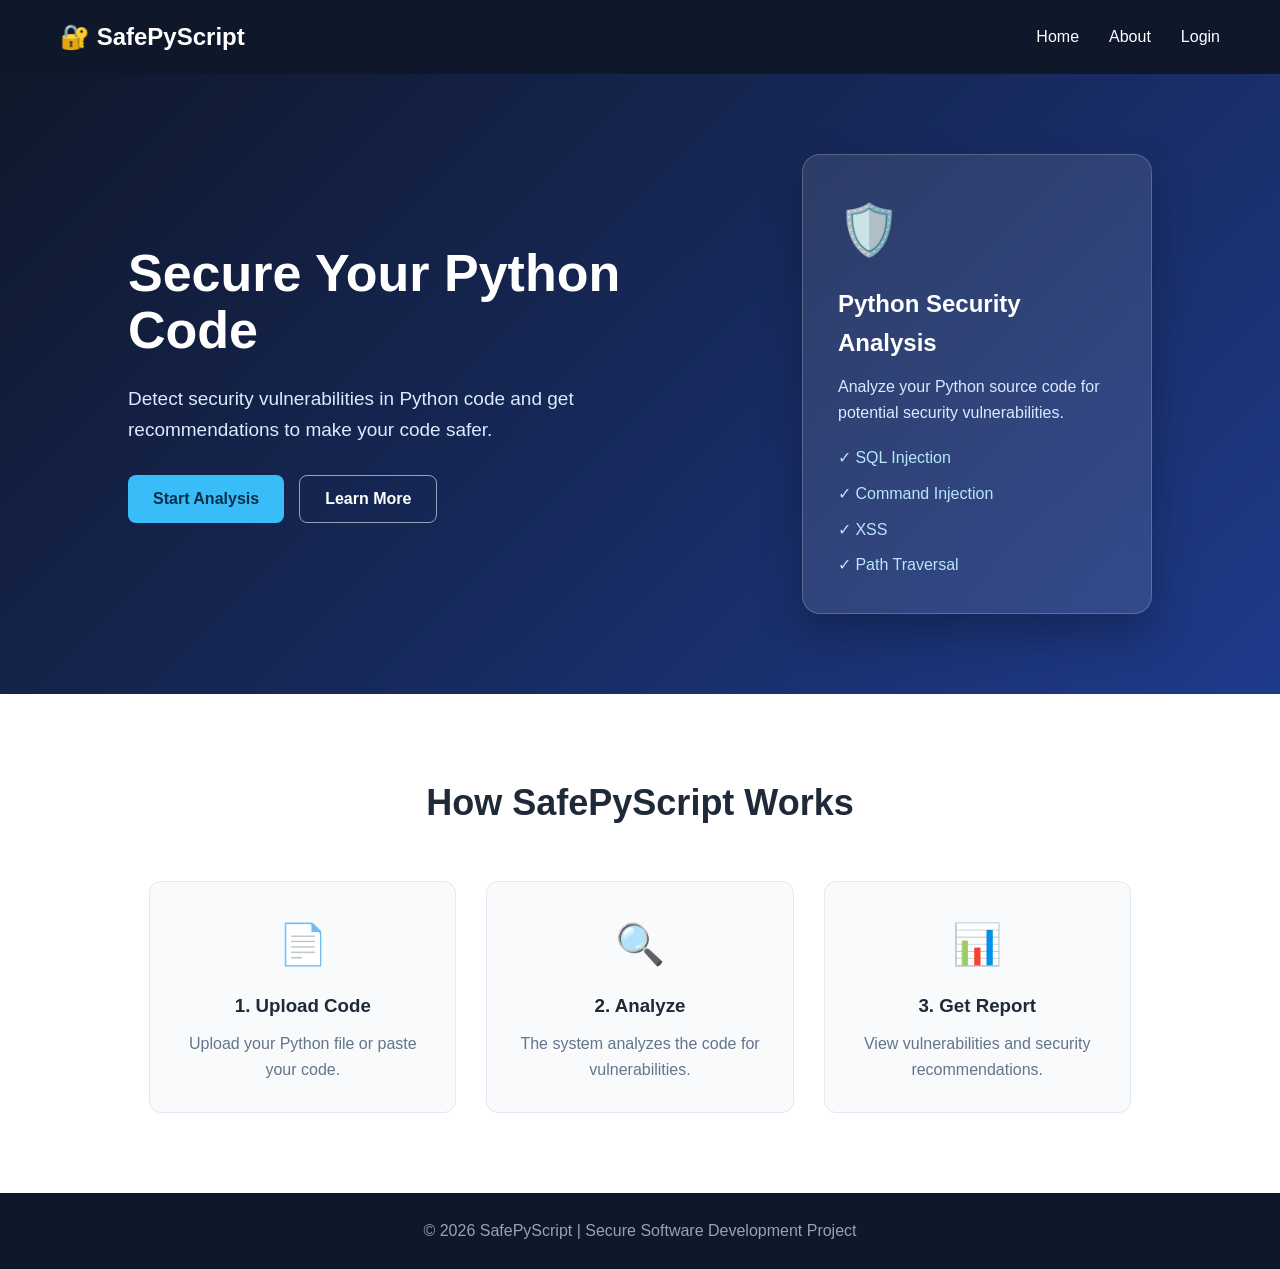
<file: frontend/index.html>
<!DOCTYPE html>
<html lang="en">

<head>
    <meta charset="UTF-8">
    <meta name="viewport" content="width=device-width, initial-scale=1.0">

    <title>SafePyScript</title>

    <link rel="stylesheet" href="style.css">
</head>

<body>

    <header>
        <div class="logo">
            🔐 SafePyScript
        </div>

        <nav>
            <a href="#">Home</a>
            <a href="#">About</a>
            <a href="#">Login</a>
        </nav>
    </header>


    <main>

        <section class="hero">

            <div class="hero-text">

                <h1>
                    Secure Your Python Code
                </h1>

                <p>
                    Detect security vulnerabilities in Python code
                    and get recommendations to make your code safer.
                </p>

                <div class="buttons">

                    <button onclick="startAnalysis()">
                        Start Analysis
                    </button>

                    <button class="secondary">
                        Learn More
                    </button>

                </div>

            </div>


            <div class="hero-card">

                <div class="card-icon">
                    🛡️
                </div>

                <h2>
                    Python Security Analysis
                </h2>

                <p>
                    Analyze your Python source code for
                    potential security vulnerabilities.
                </p>

                <div class="features">

                    <span>✓ SQL Injection</span>
                    <span>✓ Command Injection</span>
                    <span>✓ XSS</span>
                    <span>✓ Path Traversal</span>

                </div>

            </div>

        </section>


        <section class="about">

            <h2>
                How SafePyScript Works
            </h2>

            <div class="steps">

                <div class="step">
                    <div>📄</div>
                    <h3>1. Upload Code</h3>
                    <p>
                        Upload your Python file or paste your code.
                    </p>
                </div>

                <div class="step">
                    <div>🔍</div>
                    <h3>2. Analyze</h3>
                    <p>
                        The system analyzes the code for vulnerabilities.
                    </p>
                </div>

                <div class="step">
                    <div>📊</div>
                    <h3>3. Get Report</h3>
                    <p>
                        View vulnerabilities and security recommendations.
                    </p>
                </div>

            </div>

        </section>

    </main>


    <footer>

        <p>
            © 2026 SafePyScript | Secure Software Development Project
        </p>

    </footer>


    <script src="script.js"></script>

</body>

</html>
</file>
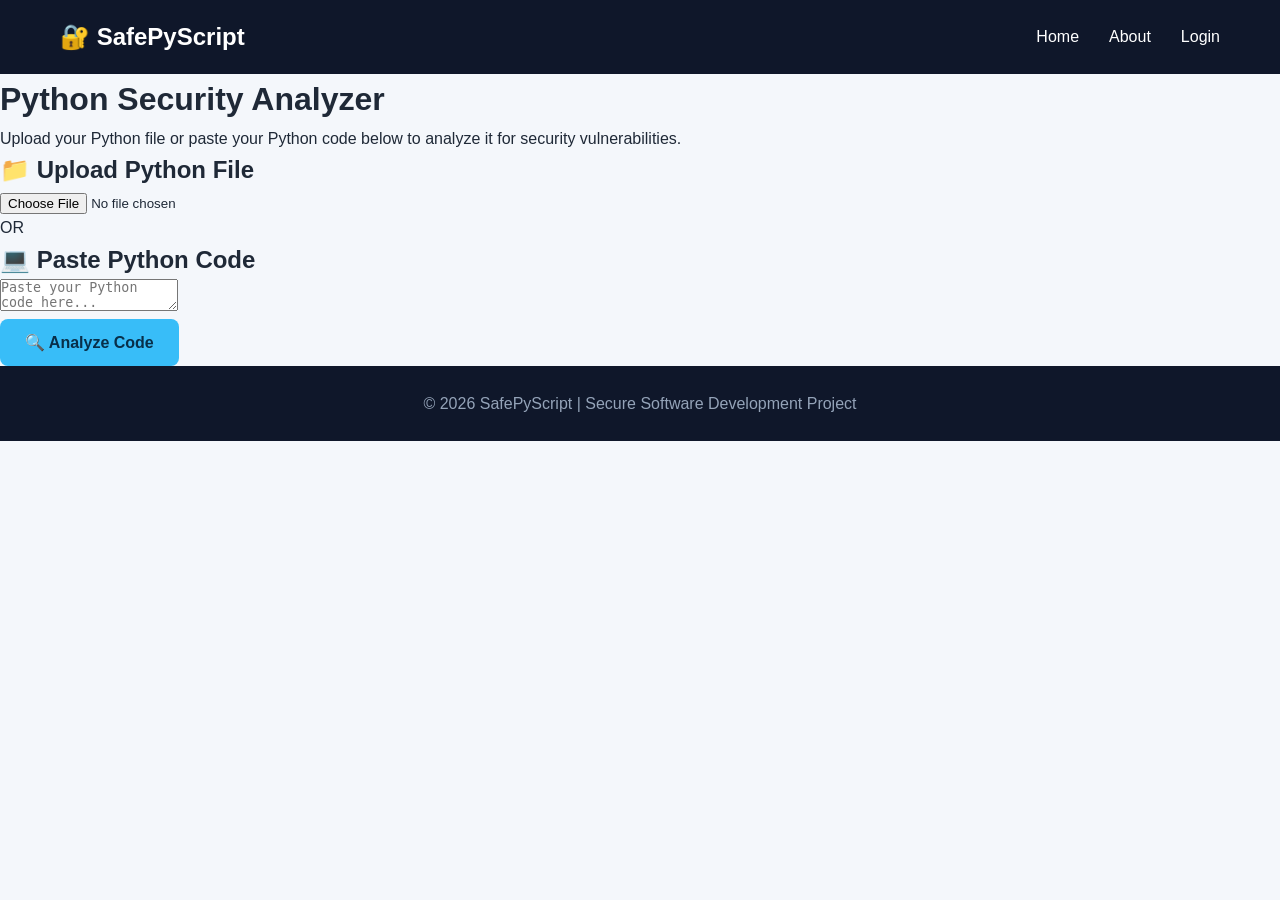
<file: frontend/analyze.html>
<!DOCTYPE html>
<html lang="en">

<head>
    <meta charset="UTF-8">
    <meta name="viewport" content="width=device-width, initial-scale=1.0">

    <title>Analyze Code - SafePyScript</title>

    <link rel="stylesheet" href="style.css">
</head>

<body>

    <!-- Header -->

    <header>

        <div class="logo">
            🔐 SafePyScript
        </div>

        <nav>
            <a href="index.html">Home</a>
            <a href="#">About</a>
            <a href="#">Login</a>
        </nav>

    </header>


    <!-- Main Content -->

    <main class="analyze-page">

        <div class="analyze-container">

            <h1>Python Security Analyzer</h1>

            <p class="subtitle">
                Upload your Python file or paste your Python code below
                to analyze it for security vulnerabilities.
            </p>


            <!-- File Upload -->

            <div class="upload-section">

                <h2>📁 Upload Python File</h2>

                <input
                    type="file"
                    id="pythonFile"
                    accept=".py"
                >

            </div>


            <div class="or">
                OR
            </div>


            <!-- Code Input -->

            <div class="code-section">

                <h2>💻 Paste Python Code</h2>

                <textarea
                    id="codeInput"
                    placeholder="Paste your Python code here..."
                ></textarea>

            </div>


            <!-- Analyze Button -->

            <button
                class="analyze-button"
                onclick="analyzeCode()"
            >
                🔍 Analyze Code
            </button>


            <!-- Status -->

            <div id="statusMessage"></div>

        </div>

    </main>


    <!-- Footer -->

    <footer>

        <p>
            © 2026 SafePyScript | Secure Software Development Project
        </p>

    </footer>


    <script src="analyze.js"></script>

</body>

</html>
</file>
<file: frontend/style.css>
/* ================================
   SafePyScript - Main Styling
   ================================ */

* {
    margin: 0;
    padding: 0;
    box-sizing: border-box;
}

body {
    font-family: Arial, sans-serif;
    background: #f4f7fb;
    color: #1f2937;
    line-height: 1.6;
}


/* ================================
   HEADER
   ================================ */

header {
    background: #0f172a;
    color: white;

    display: flex;
    justify-content: space-between;
    align-items: center;

    padding: 18px 60px;
}

.logo {
    font-size: 24px;
    font-weight: bold;
}

nav {
    display: flex;
    gap: 30px;
}

nav a {
    color: white;
    text-decoration: none;
    font-size: 16px;
}

nav a:hover {
    color: #38bdf8;
}


/* ================================
   HERO SECTION
   ================================ */

.hero {
    min-height: 520px;

    display: flex;
    justify-content: space-between;
    align-items: center;

    padding: 80px 10%;
    gap: 60px;

    background: linear-gradient(
        135deg,
        #0f172a,
        #1e3a8a
    );

    color: white;
}

.hero-text {
    max-width: 600px;
}

.hero-text h1 {
    font-size: 52px;
    line-height: 1.1;
    margin-bottom: 25px;
}

.hero-text p {
    font-size: 19px;
    color: #dbeafe;
    margin-bottom: 30px;
}


/* ================================
   BUTTONS
   ================================ */

.buttons {
    display: flex;
    gap: 15px;
}

button {
    border: none;
    padding: 14px 25px;

    border-radius: 8px;

    font-size: 16px;
    font-weight: bold;

    cursor: pointer;

    background: #38bdf8;
    color: #082f49;
}

button:hover {
    background: #7dd3fc;
}

button.secondary {
    background: transparent;
    color: white;

    border: 1px solid #94a3b8;
}

button.secondary:hover {
    background: white;
    color: #0f172a;
}


/* ================================
   SECURITY CARD
   ================================ */

.hero-card {
    width: 350px;

    padding: 35px;

    background: rgba(255, 255, 255, 0.1);

    border: 1px solid rgba(255, 255, 255, 0.2);

    border-radius: 18px;

    backdrop-filter: blur(10px);

    box-shadow: 0 20px 40px rgba(0, 0, 0, 0.25);
}

.card-icon {
    font-size: 50px;
    margin-bottom: 15px;
}

.hero-card h2 {
    margin-bottom: 12px;
}

.hero-card p {
    color: #dbeafe;
    margin-bottom: 20px;
}

.features {
    display: flex;
    flex-direction: column;
    gap: 10px;

    color: #bae6fd;
}


/* ================================
   HOW IT WORKS
   ================================ */

.about {
    padding: 80px 10%;

    text-align: center;

    background: white;
}

.about h2 {
    font-size: 36px;
    margin-bottom: 50px;
}

.steps {
    display: flex;
    justify-content: center;

    gap: 30px;
}

.step {
    width: 30%;

    padding: 30px;

    background: #f8fafc;

    border: 1px solid #e2e8f0;

    border-radius: 12px;

    transition: 0.3s;
}

.step:hover {
    transform: translateY(-8px);

    box-shadow: 0 15px 30px rgba(0, 0, 0, 0.1);
}

.step > div {
    font-size: 40px;
    margin-bottom: 15px;
}

.step h3 {
    margin-bottom: 10px;
}

.step p {
    color: #64748b;
}


/* ================================
   FOOTER
   ================================ */

footer {
    background: #0f172a;

    color: #94a3b8;

    text-align: center;

    padding: 25px;
}


/* ================================
   MOBILE
   ================================ */

@media (max-width: 800px) {

    header {
        padding: 18px 25px;
    }

    .hero {
        flex-direction: column;

        padding: 60px 25px;

        text-align: center;
    }

    .hero-text h1 {
        font-size: 40px;
    }

    .buttons {
        justify-content: center;
    }

    .hero-card {
        width: 100%;
        max-width: 400px;
    }

    .steps {
        flex-direction: column;
    }

    .step {
        width: 100%;
    }
}
</file>
